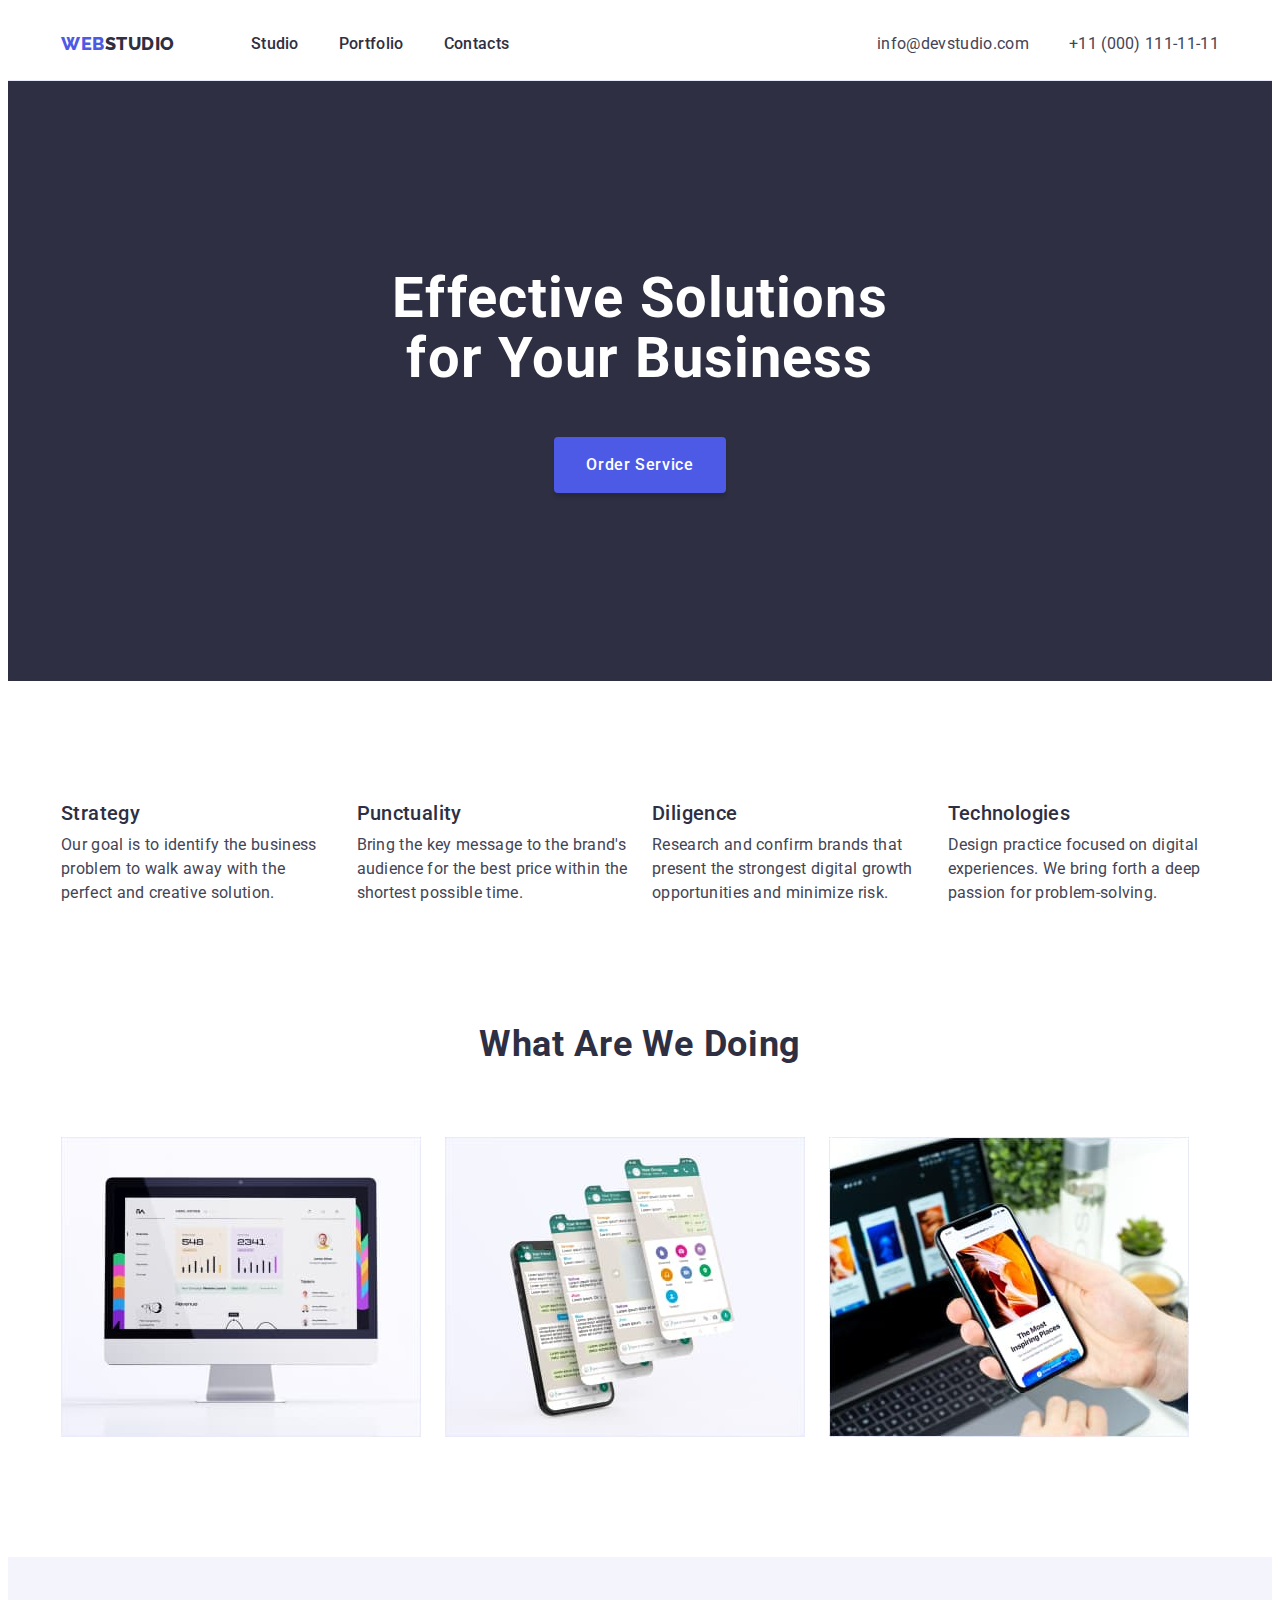
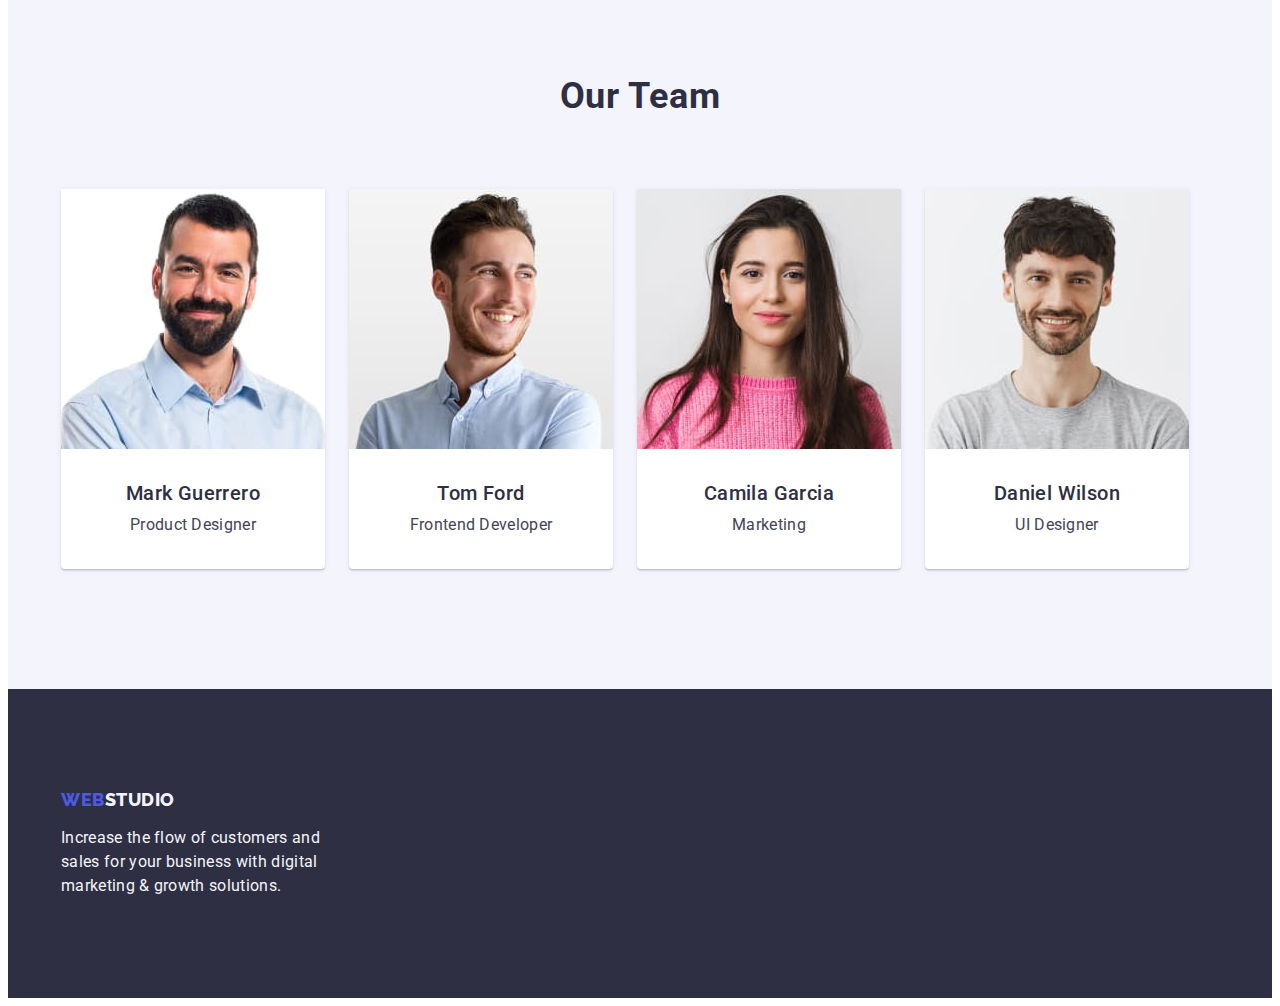
<file: index.html>
<!DOCTYPE html>
<html lang="en">
  <head>
    <meta charset="UTF-8" />
    <link rel="preconnect" href="https://fonts.googleapis.com" />
    <link rel="preconnect" href="https://fonts.gstatic.com" crossorigin />
    <link rel="preconnect" href="https://fonts.googleapis.com" />
    <link rel="preconnect" href="https://fonts.gstatic.com" crossorigin />
    <link
      href="https://fonts.googleapis.com/css2?family=Raleway:wght@800&family=Roboto:wght@400;500;700;900&display=swap"
      rel="stylesheet"
    />
    <meta http-equiv="X-UA-Compatible" content="IE=edge" />
    <meta name="viewport" content="width=device-width, initial-scale=1.0" />
    <title>WebStudio</title>
    <link
      rel="stylesheet"
      href="https://cdnjs.cloudflare.com/ajax/libs/modern-normalize/2.0.0/modern-normalize.min.css"
      integrity="sha512-4xo8blKMVCiXpTaLzQSLSw3KFOVPWhm/TRtuPVc4WG6kUgjH6J03IBuG7JZPkcWMxJ5huwaBpOpnwYElP/m6wg=="
      crossorigin="anonymous"
      referrerpolicy="no-referrer"
    />
    <link rel="stylesheet" href="./css/styles.css" />
  </head>
  <body>
    <!-- HEADER -->

    <header class="header-section">
      <div class="container header-wrapper">
        <nav class="header-nav">
          <a href="./index.html" class="header-link header-logo link"
            >Web<span class="header-logo logo-black">Studio</span></a
          >
          <ul class="navigation-list list">
            <li class="navigation-item">
              <a href="./index.html" class="navigation-link link">Studio</a>
            </li>
            <li class="navigation-item">
              <a href="./portfolio.html" class="navigation-link link"
                >Portfolio</a
              >
            </li>
            <li class="navigation-item">
              <a href="" class="navigation-link link">Contacts</a>
            </li>
          </ul>
        </nav>
        <address class="address-link">
          <ul class="contact-list list">
            <li class="contacts-item">
              <a href="mailto:info@devstudio.com" class="contact-link link"
                >info@devstudio.com</a
              >
            </li>
            <li class="contacts-item">
              <a href="tel:+110001111111" class="contact-link link"
                >+11 (000) 111-11-11</a
              >
            </li>
          </ul>
        </address>
      </div>
    </header>
    <main>
      <!-- HERO -->

      <section class="hero-section">
        <div class="hero-wrapper container">
          <h1 class="hero-title">Effective Solutions for Your Business</h1>
          <button type="button" class="hero-button">Order Service</button>
        </div>
      </section>

      <!-- BENEFITS -->

      <section class="benefits-section">
        <div class="container">
          <h2 class="visually-hidden">Our Benefits</h2>
          <ul class="benefits-list list">
            <li class="benefits-item">
              <h3 class="benefits-item-title">Strategy</h3>
              <p class="benefits-description">
                Our goal is to identify the business problem to walk away with
                the perfect and creative solution.
              </p>
            </li>
            <li class="benefits-item">
              <h3 class="benefits-item-title">Punctuality</h3>
              <p class="benefits-description">
                Bring the key message to the brand's audience for the best price
                within the shortest possible time.
              </p>
            </li>
            <li class="benefits-item">
              <h3 class="benefits-item-title">Diligence</h3>
              <p class="benefits-description">
                Research and confirm brands that present the strongest digital
                growth opportunities and minimize risk.
              </p>
            </li>
            <li class="benefits-item">
              <h3 class="benefits-item-title">Technologies</h3>
              <p class="benefits-description">
                Design practice focused on digital experiences. We bring forth a
                deep passion for problem-solving.
              </p>
            </li>
          </ul>
        </div>
      </section>

      <!-- WHAT ARE WE DOING -->

      <section class="product-section">
        <div class="container">
          <h2 class="product-title">What are we doing</h2>
          <ul class="product-list list">
            <li class="products-item">
              <img
                src="./images/what-are-we-doing/desktop.jpg"
                alt="desktop app"
                width="360"
                height="300"
              />
            </li>
            <li class="products-item">
              <img
                src="./images/what-are-we-doing/mobile-app.jpg"
                alt="mobile app"
                width="360"
                height="300"
              />
            </li>
            <li class="products-item">
              <img
                src="./images/what-are-we-doing/mobile.jpg"
                alt="mobile phone"
                width="360"
                height="300"
              />
            </li>
          </ul>
        </div>
      </section>

      <!-- OUR TEAM -->

      <section class="team-section section">
        <div class="container">
          <h2 class="team-title">Our Team</h2>
          <ul class="team-list list">
            <li class="team-item">
              <img
                src="./images/our-team/mark-guerrero.jpg"
                alt="Mark Guerrero"
                width="264"
                height="260"
                class="team-worker-photo"
              />
              <div class="team-worker-position-wrapper">
                <h3 class="team-worker-name">Mark Guerrero</h3>
                <p class="team-worker-position">Product Designer</p>
              </div>
            </li>
            <li class="team-item">
              <img
                src="./images/our-team/tom-ford.jpg"
                alt="Tom Ford"
                width="264"
                height="260"
                class="team-worker-photo"
              />
              <div class="team-worker-position-wrapper">
                <h3 class="team-worker-name">Tom Ford</h3>
                <p class="team-worker-position">Frontend Developer</p>
              </div>
            </li>
            <li class="team-item">
              <img
                src="./images/our-team/camila-garcia.jpg"
                alt="Camila Garcia"
                width="264"
                height="260"
                class="team-worker-photo"
              />
              <div class="team-worker-position-wrapper">
                <h3 class="team-worker-name">Camila Garcia</h3>
                <p class="team-worker-position">Marketing</p>
              </div>
            </li>
            <li class="team-item">
              <img
                src="./images/our-team/daniel-wilson.jpg"
                alt="Daniel Wilson"
                width="264"
                height="260"
                class="team-worker-photo"
              />
              <div class="team-worker-position-wrapper">
                <h3 class="team-worker-name">Daniel Wilson</h3>
                <p class="team-worker-position">UI Designer</p>
              </div>
            </li>
          </ul>
        </div>
      </section>
    </main>

    <!-- FOOTER -->

    <footer class="main-footer">
      <div class="container">
        <a href="./index.html" class="footer-link footer-logo link"
          >Web<span class="footer-logo logo-white">Studio</span></a
        >
        <p class="footer-description">
          Increase the flow of customers and sales for your business with
          digital marketing & growth solutions.
        </p>
      </div>
    </footer>
  </body>
</html>
</file>
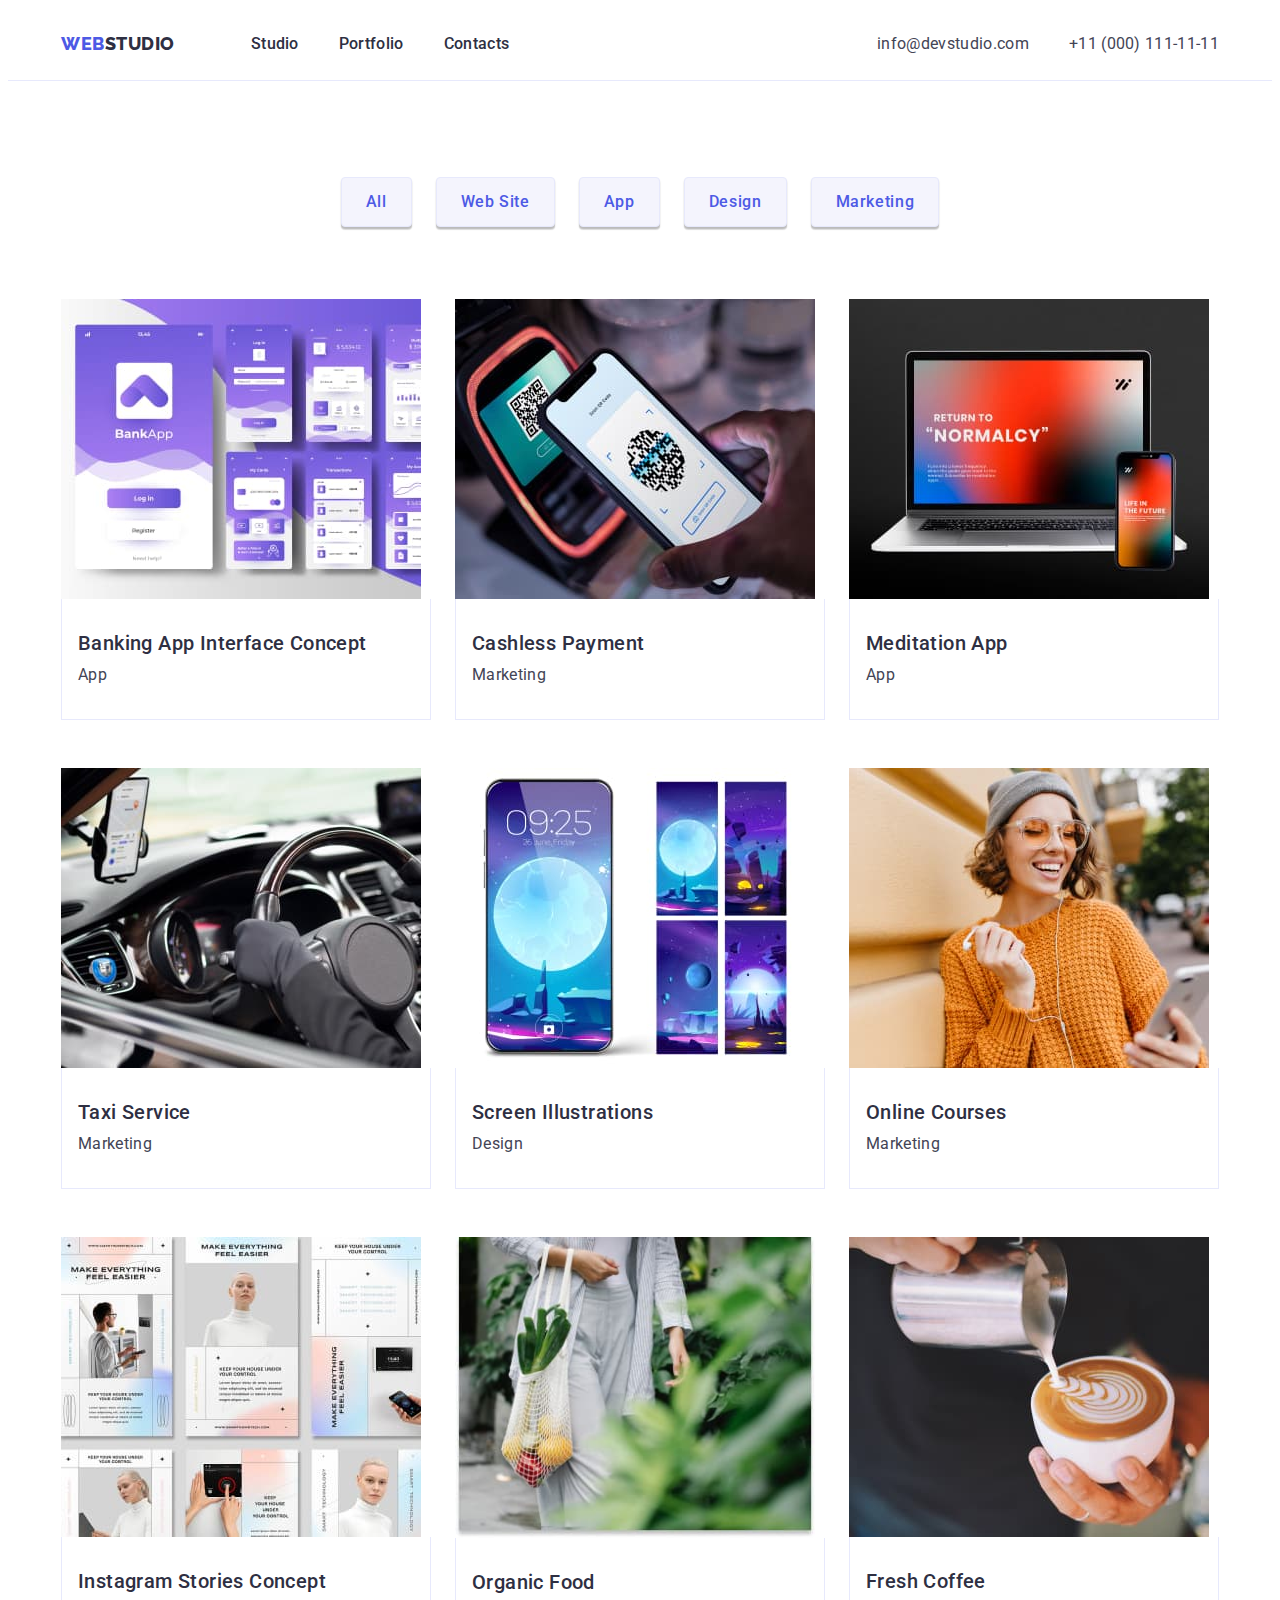
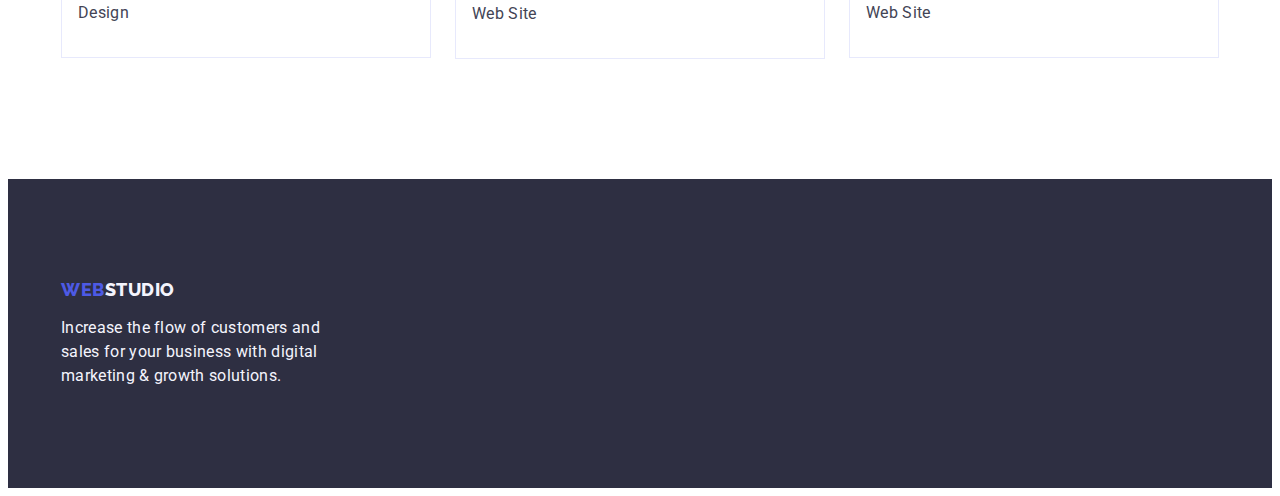
<file: portfolio.html>
<!DOCTYPE html>
<html lang="en">
  <head>
    <meta charset="UTF-8" />
    <link rel="preconnect" href="https://fonts.googleapis.com" />
    <link rel="preconnect" href="https://fonts.gstatic.com" crossorigin />
    <link rel="preconnect" href="https://fonts.googleapis.com" />
    <link rel="preconnect" href="https://fonts.gstatic.com" crossorigin />
    <link
      href="https://fonts.googleapis.com/css2?family=Raleway:wght@800&family=Roboto:wght@400;500;700;900&display=swap"
      rel="stylesheet"
    />
    <meta name="viewport" content="width=device-width, initial-scale=1.0" />
    <title>Document</title>
    <link
      rel="stylesheet"
      href="https://cdnjs.cloudflare.com/ajax/libs/modern-normalize/2.0.0/modern-normalize.min.css"
      integrity="sha512-4xo8blKMVCiXpTaLzQSLSw3KFOVPWhm/TRtuPVc4WG6kUgjH6J03IBuG7JZPkcWMxJ5huwaBpOpnwYElP/m6wg=="
      crossorigin="anonymous"
      referrerpolicy="no-referrer"
    />
    <link rel="stylesheet" href="./css/styles.css" />
  </head>
  <body>
    <!-- HEADER -->

    <header class="header-section">
      <div class="container header-wrapper">
        <nav class="header-nav">
          <a href="./index.html" class="header-link header-logo link"
            >Web<span class="header-logo logo-black">Studio</span></a
          >
          <ul class="navigation-list list">
            <li class="navigation-item">
              <a href="./index.html" class="navigation-link link">Studio</a>
            </li>
            <li class="navigation-item">
              <a href="./portfolio.html" class="navigation-link link"
                >Portfolio</a
              >
            </li>
            <li class="navigation-item">
              <a href="" class="navigation-link link">Contacts</a>
            </li>
          </ul>
        </nav>
        <address class="address-link">
          <ul class="contact-list list">
            <li class="contacts-item">
              <a href="mailto:info@devstudio.com" class="contact-link link"
                >info@devstudio.com</a
              >
            </li>
            <li class="contacts-item">
              <a href="tel:+110001111111" class="contact-link link"
                >+11 (000) 111-11-11</a
              >
            </li>
          </ul>
        </address>
      </div>
    </header>

    <!-- PORTFOLIO -->

    <main>
      <section class="portfolio-section">
        <div class="container">
          <h1 class="visually-hidden">Portfolio</h1>
          <ul class="portfolio-navigation-list list">
            <li>
              <button type="button" class="portfolio-button">All</button>
            </li>
            <li>
              <button type="button" class="portfolio-button">Web Site</button>
            </li>
            <li>
              <button type="button" class="portfolio-button">App</button>
            </li>
            <li>
              <button type="button" class="portfolio-button">Design</button>
            </li>
            <li>
              <button type="button" class="portfolio-button">Marketing</button>
            </li>
          </ul>
          <ul class="portfolio-list list">
            <li class="portfolio-item">
              <a href="" class="portfolio-link link">
                <img
                  src="./images/portfolio/img1.jpeg"
                  alt="banking app interface concept"
                  width="360"
                  height="300"
                />
                <div class="portfolio-card-wrapper">
                  <h2 class="portfolio-title">Banking App Interface Concept</h2>
                  <p class="portfolio-direction">App</p>
                </div>
              </a>
            </li>
            <li class="portfolio-item">
              <a href="" class="portfolio-link link">
                <img
                  src="./images/portfolio/img2.jpeg"
                  alt="cashless payment"
                  width="360"
                  height="300"
                />
                <div class="portfolio-card-wrapper">
                  <h2 class="portfolio-title">Cashless Payment</h2>
                  <p class="portfolio-direction">Marketing</p>
                </div>
              </a>
            </li>
            <li class="portfolio-item">
              <a href="" class="portfolio-link link">
                <img
                  src="./images/portfolio/img3.jpeg"
                  alt="meditation app"
                  width="360"
                  height="300"
                />
                <div class="portfolio-card-wrapper">
                  <h2 class="portfolio-title">Meditation App</h2>
                  <p class="portfolio-direction">App</p>
                </div>
              </a>
            </li>
            <li class="portfolio-item">
              <a href="" class="portfolio-link link">
                <img
                  src="./images/portfolio/img4.jpeg"
                  alt="taxi service"
                  width="360"
                  height="300"
                />
                <div class="portfolio-card-wrapper">
                  <h2 class="portfolio-title">Taxi Service</h2>
                  <p class="portfolio-direction">Marketing</p>
                </div>
              </a>
            </li>
            <li class="portfolio-item">
              <a href="" class="portfolio-link link">
                <img
                  src="./images/portfolio/img5.jpeg"
                  alt="screen illustrations"
                  width="360"
                  height="300"
                />
                <div class="portfolio-card-wrapper">
                  <h2 class="portfolio-title">Screen Illustrations</h2>
                  <p class="portfolio-direction">Design</p>
                </div>
              </a>
            </li>
            <li class="portfolio-item">
              <a href="" class="portfolio-link link">
                <img
                  src="./images/portfolio/img6.jpeg"
                  alt="online courses"
                  width="360"
                  height="300"
                />
                <div class="portfolio-card-wrapper">
                  <h2 class="portfolio-title">Online Courses</h2>
                  <p class="portfolio-direction">Marketing</p>
                </div>
              </a>
            </li>
            <li class="portfolio-item">
              <a href="" class="portfolio-link link">
                <img
                  src="./images/portfolio/img7.jpeg"
                  alt="instagram stories concept"
                  width="360"
                  height="300"
                />
                <div class="portfolio-card-wrapper">
                  <h2 class="portfolio-title">Instagram Stories Concept</h2>
                  <p class="portfolio-direction">Design</p>
                </div>
              </a>
            </li>
            <li class="portfolio-item">
              <a href="" class="portfolio-link link">
                <img
                  src="./images/portfolio/img8.jpeg"
                  alt="organic food"
                  width="360"
                  height="300"
                />
                <div class="portfolio-card-wrapper">
                  <h2 class="portfolio-title">Organic Food</h2>
                  <p class="portfolio-direction">Web Site</p>
                </div>
              </a>
            </li>
            <li class="portfolio-item">
              <a href="" class="portfolio-link link">
                <img
                  src="./images/portfolio/img9.jpeg"
                  alt="fresh coffee"
                  width="360"
                  height="300"
                />
                <div class="portfolio-card-wrapper">
                  <h2 class="portfolio-title">Fresh Coffee</h2>
                  <p class="portfolio-direction">Web Site</p>
                </div>
              </a>
            </li>
          </ul>
        </div>
      </section>
    </main>

    <!-- FOOTER -->

    <footer class="main-footer">
      <div class="container">
        <a href="./index.html" class="footer-link footer-logo link"
          >Web<span class="footer-logo logo-white">Studio</span></a
        >
        <div class="footer-wrapper">
          <p class="footer-description">
            Increase the flow of customers and sales for your business with
            digital marketing & growth solutions.
          </p>
        </div>
      </div>
    </footer>
  </body>
</html>
</file>
<file: css/styles.css>
/* ======= VARIABLES ======= */

:root {
  --primary-font: "Roboto", sans-serif;
  --secondaty-font: "Raleway", sans-serif;

  --primary-white-color: #f4f4fd;
  --secondary-white-color: #ffffff;
  --navyblue-color: #2e2f42;
  --iris-color: #4d5ae5;
  --ocean-color: #404bbf;
  --slate-color: #434455;
  --cornflower-color: #e7e9fc;
  --cloud-color: #f4f4fd;
}

/* ======= /VARIABLES ======= */

/* ======= COMMON ======= */

body {
  font-family: var(--primary-font);
  font-size: 16px;
  color: var(--slate-color);
  background-color: var(--secondary-white-color);
}

h1,
h2,
h3,
h4,
h5,
h6,
p {
  margin: 0;
  padding-left: 0;
}

.list {
  list-style-type: none;
  margin: 0;
  padding: 0;
}

.link {
  text-decoration: none;
}

img,
svg {
  display: block;
  max-width: 100%;
  height: auto;
}

button {
  cursor: pointer;
}

.container {
  max-width: 1158px;
  padding-left: 15px;
  padding-right: 15px;
  margin-left: auto;
  margin-right: auto;
}

.section {
  padding: 60px 0;
}

.visually-hidden {
  position: absolute;
  width: 1px;
  height: 1px;
  margin: -1px;
  border: 0;
  padding: 0;
  white-space: nowrap;
  clip-path: inset(100%);
  clip: rect(0 0 0 0);
  overflow: hidden;
}

/* ======= /COMMON ======= */

/* ======= HEADER ======= */

.header-section {
  border-bottom: 1px solid var(--cornflower-color);
  background: var(--secondary-white-color);
}

.header-wrapper {
  display: flex;
  justify-content: space-between;
}

.header-nav {
  display: flex;
  align-items: center;
}

.header-link {
  margin-right: 76px;
  padding: 24px 0;
}

.header-logo {
  font-family: var(--secondaty-font);
  color: var(--iris-color);
  font-size: 18px;
  font-weight: 800;
  line-height: 1.17;
  letter-spacing: 0.03em;
  text-transform: uppercase;
}

.logo-black {
  color: var(--navyblue-color);
}

.navigation-list {
  display: flex;
  gap: 40px;
  align-items: center;
}

.navigation-link {
  padding: 24px 0;
  color: var(--navyblue-color);
  font-weight: 500;
  line-height: 1.5;
  letter-spacing: 0.02em;
}

.navigation-link:hover,
.navigation-link:focus {
  color: var(--ocean-color);
}

.contact-list {
  display: flex;
  gap: 40px;
  align-items: center;
}

.contact-link {
  padding: 24px 0;
  font-family: var(--primary-font);
  font-size: 16px;
  font-weight: 400;
  line-height: 1.5;
  letter-spacing: 0.02em;
  color: var(--slate-color);
}

.contact-link:hover,
.contact-link:focus {
  color: var(--ocean-color);
}

.contacts-item {
  display: flex;
  align-items: center;
}

.address-link {
  font-style: normal;
}

/* ======= /HEADER ======= */

/* ======= HERO ======= */

.hero-section {
  background-color: var(--navyblue-color);
  flex-direction: column;
  padding: 188px 0;
}

.hero-title {
  max-width: 496px;
  padding-bottom: 48px;
  margin-left: auto;
  margin-right: auto;

  font-size: 56px;
  line-height: 1.07;
  letter-spacing: 0.02em;
  text-align: center;
  color: var(--secondary-white-color);
}

.hero-button {
  display: block;
  min-width: 169px;
  height: 56px;
  text-align: center;
  padding: 16px 32px;
  color: var(--secondary-white-color);
  font-family: var(--primary-font);
  font-size: 16px;
  font-weight: 500;
  line-height: 1.5;
  letter-spacing: 0.04em;
  margin-left: auto;
  margin-right: auto;

  border: none;
  border-radius: 4px;
  background-color: var(--iris-color);
  box-shadow: 0px 4px 4px 0px rgba(0, 0, 0, 0.15);
}

.hero-button:hover,
.hero-button:focus {
  background-color: var(--ocean-color);
}

/* ======= /HERO ======= */

/* ======= BENEFITS ======= */

.benefits-section {
  padding: 120px 0;
}

.benefits-item-title {
  margin-bottom: 8px;
  color: var(--navyblue-color);
  font-size: 20px;
  font-weight: 500;
  line-height: 1.2;
  letter-spacing: 0.4px;
}

.benefits-list {
  display: flex;
  gap: 24px;
}

.benefits-item {
  width: calc((100% - 72px) / 4);
}

.benefits-description {
  line-height: 1.5;
  letter-spacing: 0.02em;
}

/* ======= /BENEFITS ======= */

/* ======= WHAT ARE WE DOING ======= */

.product-section {
  padding-bottom: 120px;
}

.product-title {
  margin-bottom: 72px;

  color: var(--navyblue-color);
  font-size: 36px;
  line-height: 1.11;
  letter-spacing: 0.02em;
  text-transform: capitalize;
  text-align: center;
}

.product-list {
  display: flex;
  gap: 24px;
}

/* ======= /WHAT ARE WE DOING ======= */

/* ======= OUR TEAM ======= */

.team-section {
  background: var(--cloud-color);
  padding-top: 120px;
  padding-bottom: 120px;
}

.team-title {
  margin-bottom: 72px;
  color: var(--navyblue-color);
  font-size: 36px;
  line-height: 1.11;
  letter-spacing: 0.02em;
  text-transform: capitalize;
  text-align: center;
}

.team-list {
  display: flex;
  gap: 24px;
}

.team-item {
  background-color: var(--secondary-white-color);
  border-radius: 0px 0px 4px 4px;
  box-shadow: 0px 2px 1px 0px rgba(46, 47, 66, 0.08),
    0px 1px 1px 0px rgba(46, 47, 66, 0.16),
    0px 1px 6px 0px rgba(46, 47, 66, 0.08);
}

.team-worker-name {
  margin-bottom: 8px;
  color: var(--navyblue-color);
  font-size: 20px;
  font-weight: 500;
  line-height: 1.2;
  letter-spacing: 0.02em;
  text-align: center;
}

.team-worker-position-wrapper {
  padding: 32px 0;
}

.team-worker-position {
  font-size: 16px;
  line-height: 1.5;
  letter-spacing: 0.02em;
  text-align: center;
}

/* ======= /OUR TEAM ======= */

/* ======= PORTFOLIO ======= */

.portfolio-section {
  padding-top: 96px;
  padding-bottom: 120px;
}

.portfolio-navigation-list {
  display: flex;
  align-items: center;
  justify-content: center;
  gap: 24px;
  margin-bottom: 72px;

  color: var(--iris-color);
  font-family: var(--primary-font);
  font-size: 16px;

  font-weight: 500;
  line-height: 1.5;
  letter-spacing: 0.04em;
}

.portfolio-list {
  display: flex;
  flex-wrap: wrap;
  column-gap: 24px;
  row-gap: 48px;
}

.portfolio-card-wrapper {
  display: flex;
  flex-direction: column;
  padding: 32px 16px;

  border: 1px solid var(--cornflower-color);
  border-top: none;
  background: var(--secondary-white-color);
}

.portfolio-title {
  margin-bottom: 8px;
  color: var(--navyblue-color);
  font-family: var(--primary-font);
  font-size: 20px;
  font-weight: 500;
  line-height: 1.2;
  letter-spacing: 0.02em;
}

.portfolio-item {
  width: calc((100% - 48px) / 3);
}

.portfolio-direction {
  color: var(--slate-color);
  font-family: var(--primary-font);
  font-size: 16px;
  font-weight: 400;
  line-height: 1.5;
  letter-spacing: 0.02em;
}

.portfolio-button {
  padding: 12px 24px;

  font-family: var(--primary-font);
  background-color: var(--cloud-color);
  color: var(--iris-color);
  font-size: 16px;
  font-weight: 500;
  line-height: 1.5;
  letter-spacing: 0.04em;
  border: 1px solid var(--cornflower-color);

  border-radius: 4px;
  box-shadow: 0px 2px 2px 0px rgba(0, 0, 0, 0.12),
    0px 2px 1px 0px rgba(0, 0, 0, 0.08), 0px 3px 1px 0px rgba(0, 0, 0, 0.1);
}

.portfolio-button:hover,
.portfolio-button:focus {
  background-color: var(--ocean-color);
  color: var(--secondary-white-color);
  border: 1px solid transparent;
}

/* ======= /PORTFOLIO ======= */

/* ======= FOOTER ======= */

.main-footer {
  padding: 100px 0;
  background-color: var(--navyblue-color);
}

.footer-link {
  display: inline-block;
  margin-bottom: 16px;
}

.footer-logo {
  font-family: var(--secondaty-font);
  color: var(--iris-color);
  font-size: 18px;
  font-weight: 800;
  line-height: 1.17;
  letter-spacing: 0.03em;
  text-transform: uppercase;
}

.logo-white {
  color: var(--cloud-color);
}

.footer-description {
  max-width: 264px;
  color: var(--primary-white-color);
  font-family: var(--primary-font);
  font-size: 16px;
  line-height: 1.5;
  letter-spacing: 0.02em;
}

/* ======= /FOOTER ======= */
</file>
